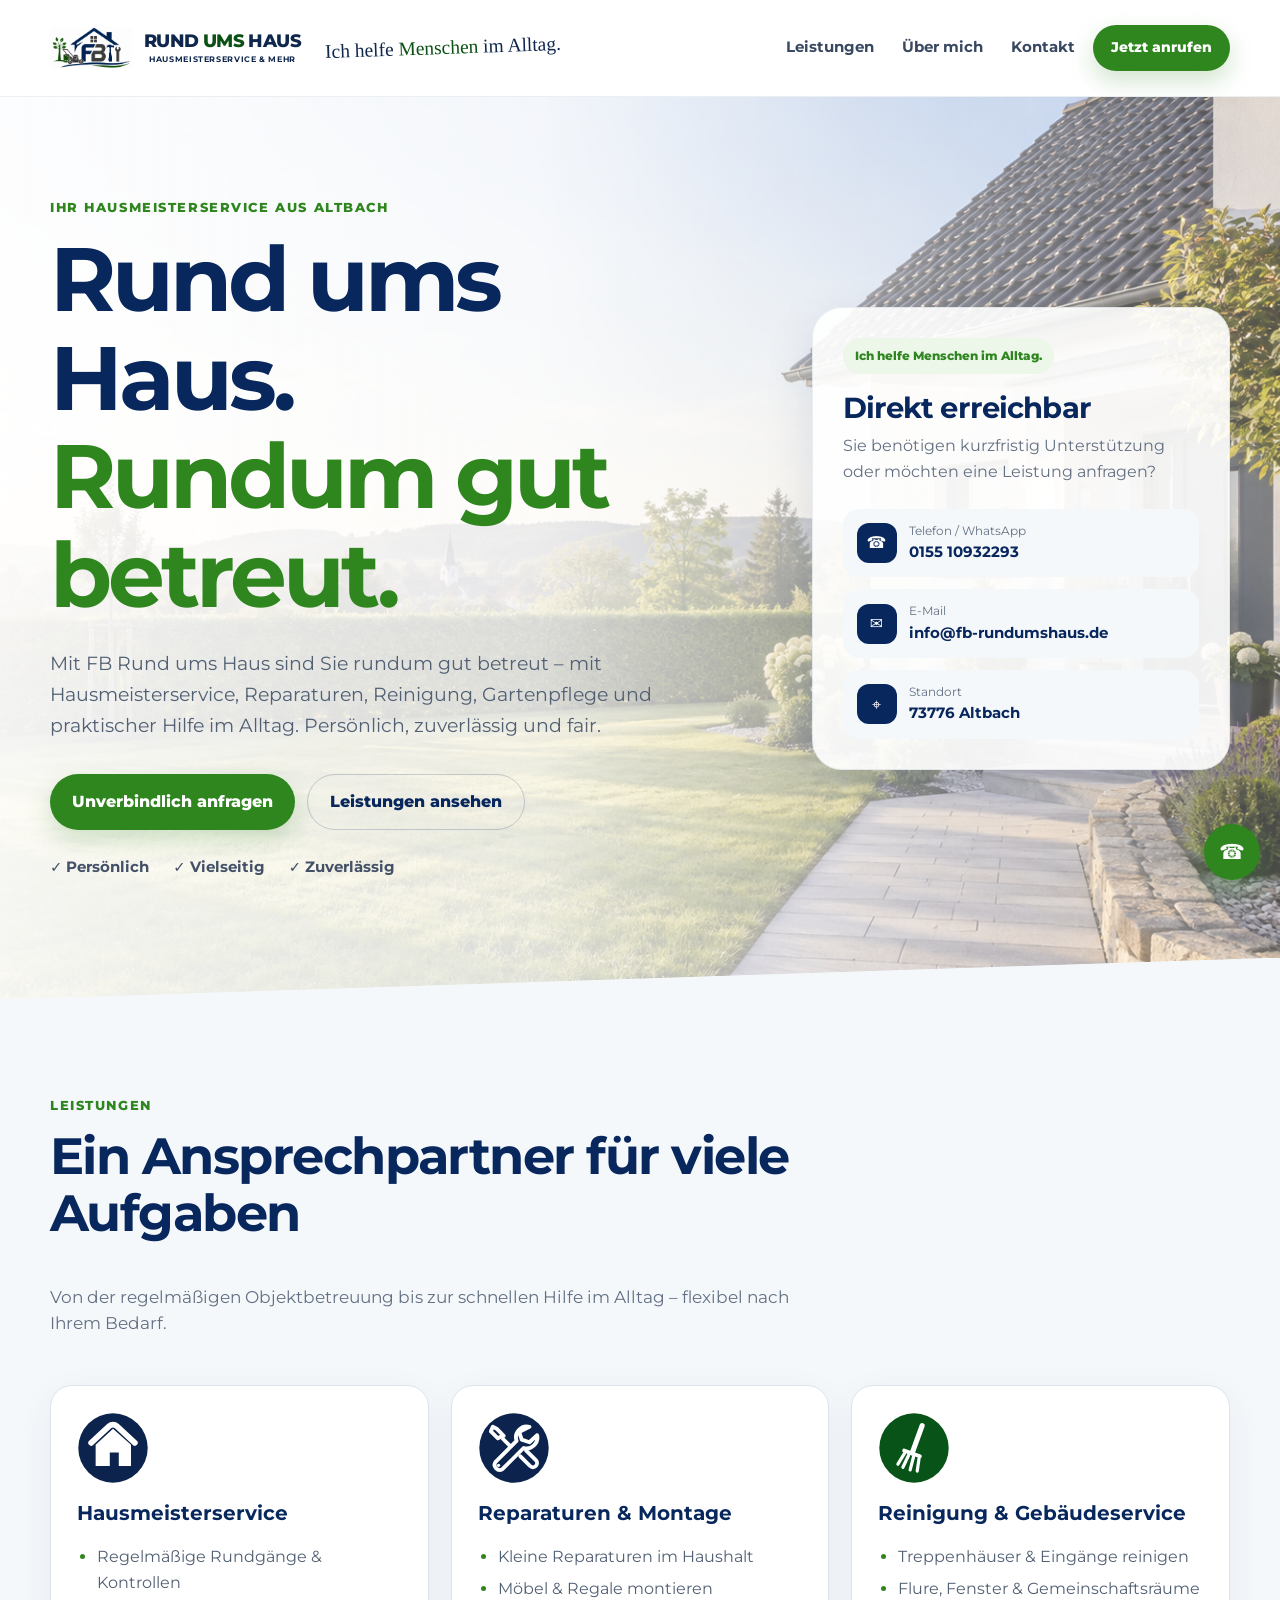
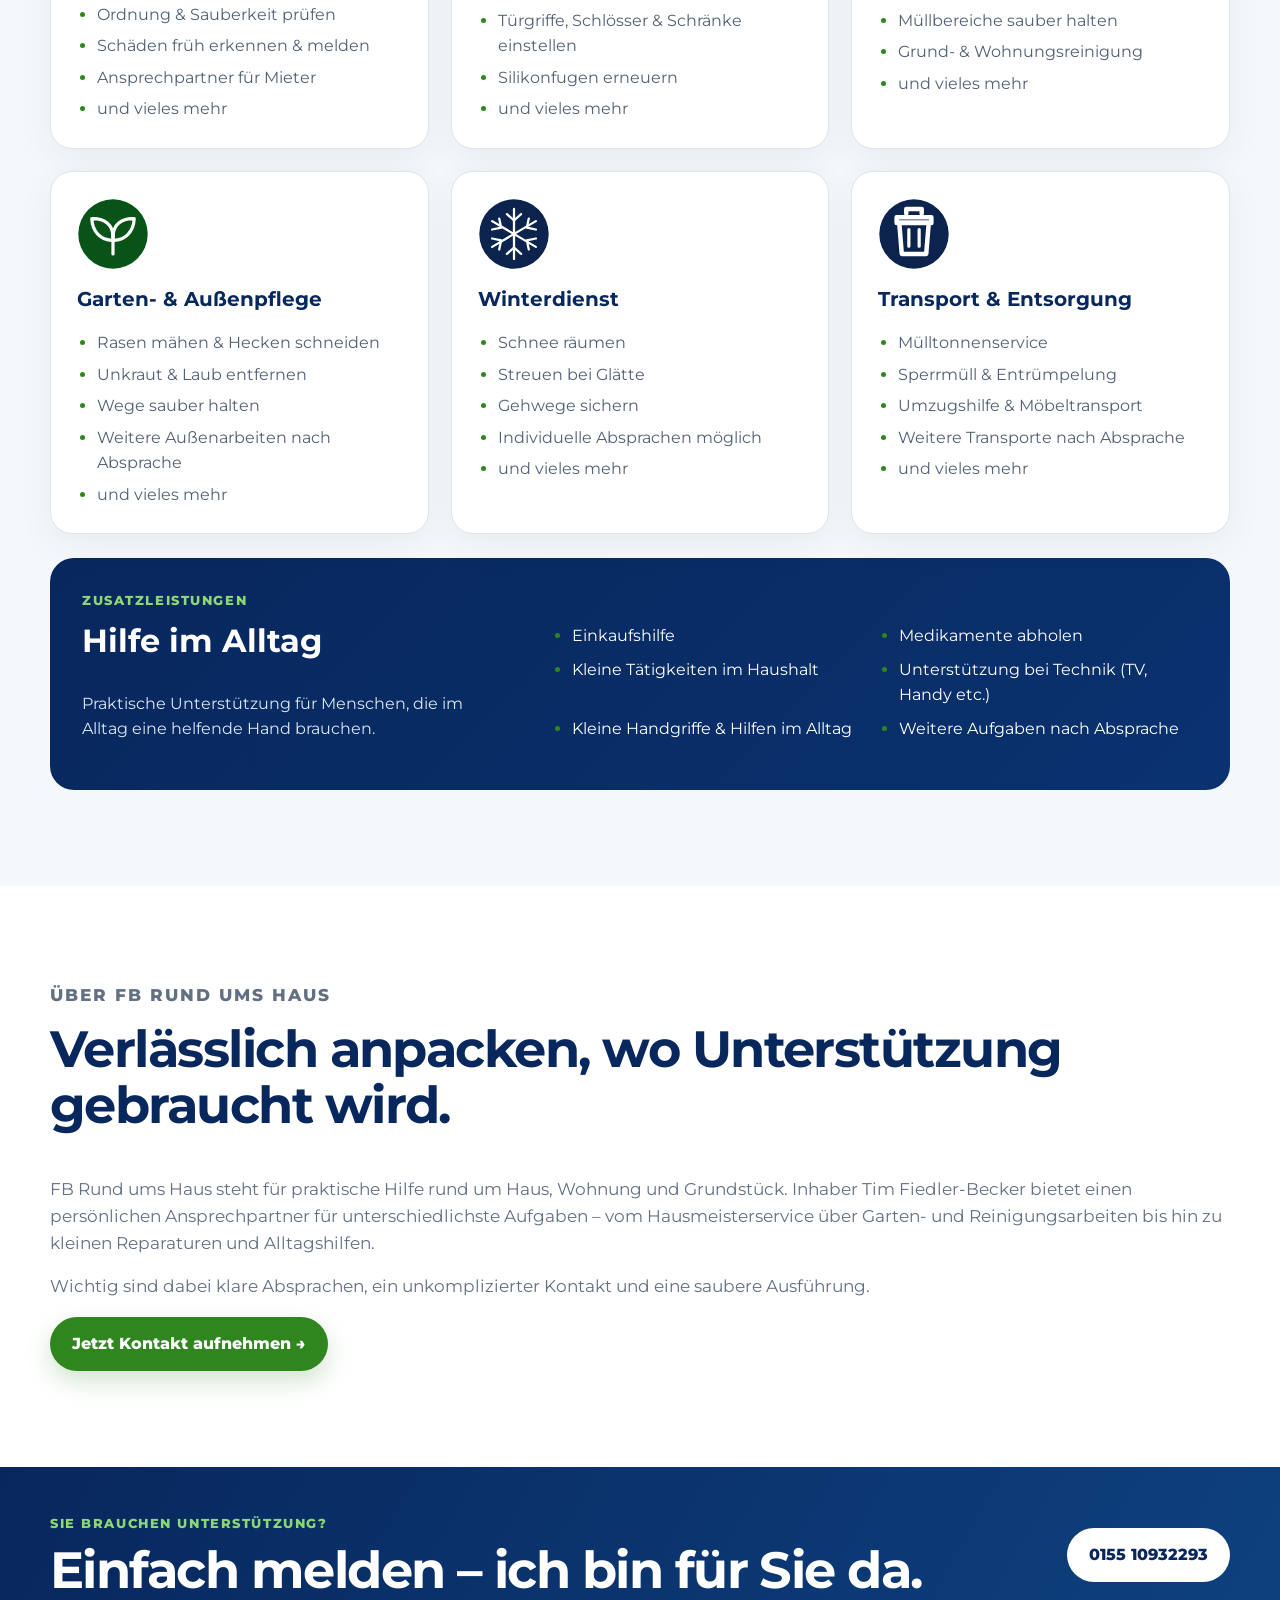
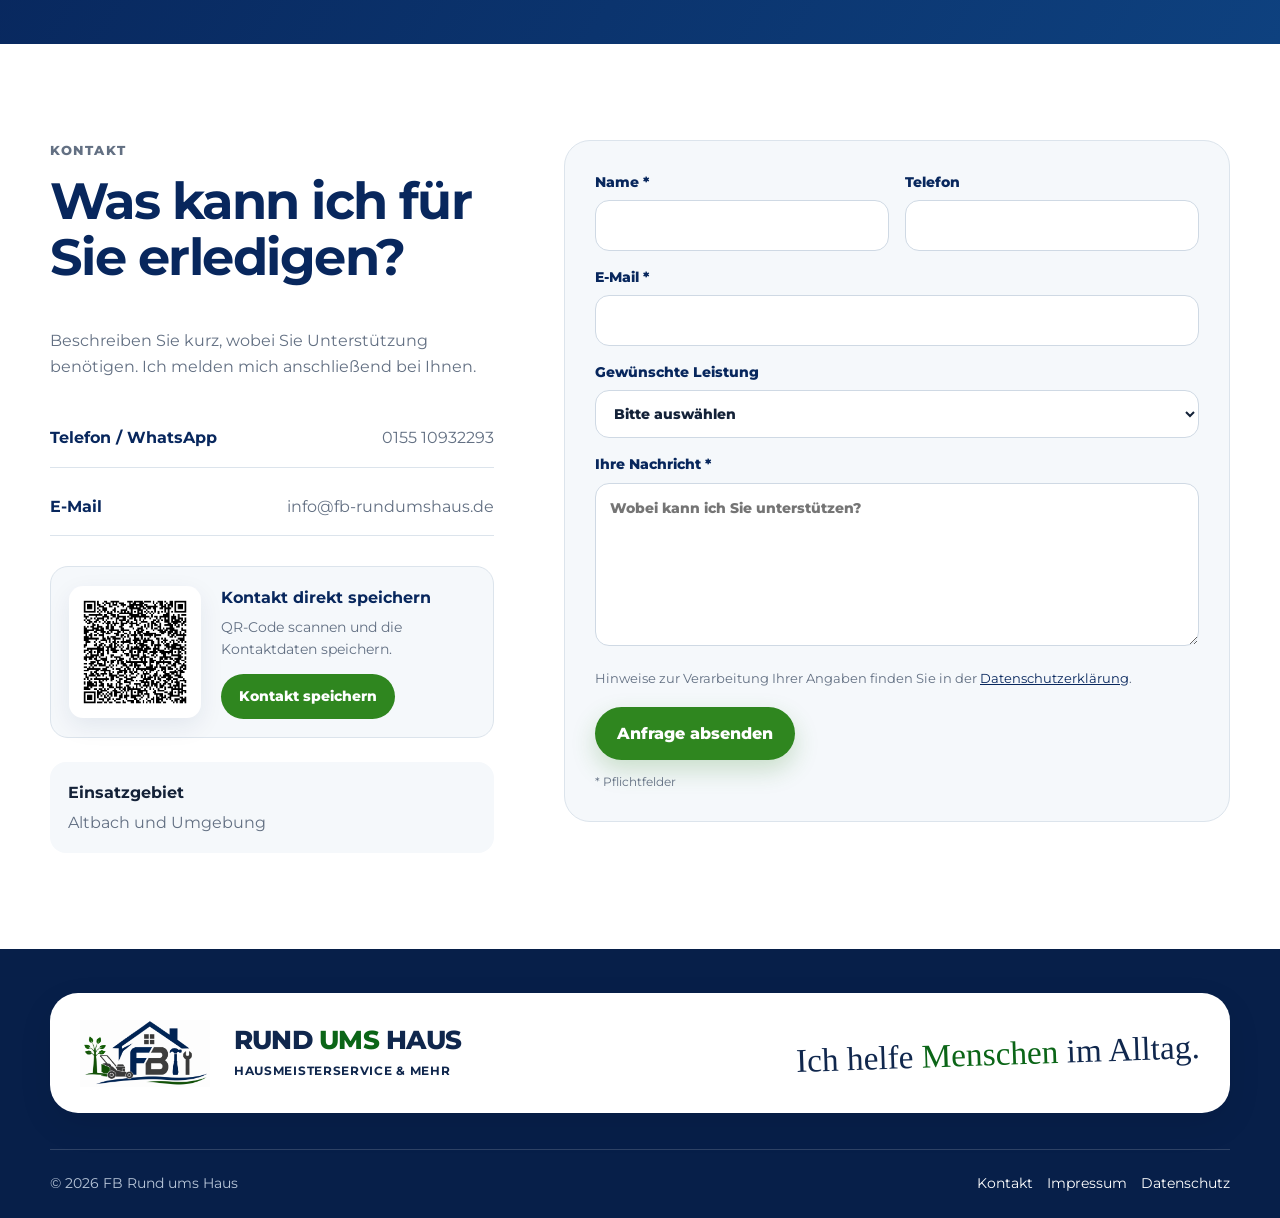
<file: index.html>
<!doctype html>
<html lang="de">
<head>
  <meta charset="utf-8">
  <meta name="viewport" content="width=device-width, initial-scale=1">
  <title>FB Rund ums Haus | Hausmeisterservice & mehr in Altbach</title>
  <meta name="description" content="FB Rund ums Haus in Altbach: Hausmeisterservice, Reparaturen, Reinigung, Gartenpflege und Hilfe im Alltag – persönlich, zuverlässig und fair.">
  <meta name="robots" content="noindex,follow">
  <meta name="theme-color" content="#08275d">
  <link rel="canonical" href="https://fb-rundumshaus.de/">
<meta property="og:type" content="website">
  <meta property="og:locale" content="de_DE">
  <meta property="og:title" content="FB Rund ums Haus | Hausmeisterservice & mehr">
  <meta property="og:description" content="Hausmeisterservice, Reparaturen, Reinigung, Gartenpflege und Hilfe im Alltag in Altbach – persönlich, zuverlässig und fair.">
  <meta property="og:url" content="https://fb-rundumshaus.de/">
  <meta property="og:image" content="https://fb-rundumshaus.de/assets/images/hero-haus-garten.png">
  <meta property="og:image:width" content="1672">
  <meta property="og:image:height" content="941">
  <meta property="og:image:alt" content="FB Rund ums Haus – Hausmeisterservice in Altbach">
  <meta name="twitter:card" content="summary_large_image">
  <meta name="twitter:title" content="FB Rund ums Haus | Hausmeisterservice & mehr">
  <meta name="twitter:description" content="Hausmeisterservice, Reparaturen, Reinigung, Gartenpflege und Hilfe im Alltag in Altbach – persönlich, zuverlässig und fair.">
  <meta name="twitter:image" content="https://fb-rundumshaus.de/assets/images/hero-haus-garten.png">
  <link rel="preconnect" href="https://fonts.googleapis.com">
  <link rel="preconnect" href="https://fonts.gstatic.com" crossorigin>
  <link href="https://fonts.googleapis.com/css2?family=Montserrat:wght@400;500;600;700;800;900&amp;display=swap" rel="stylesheet">

  <link rel="icon" href="/favicon.ico" sizes="any">
  <link rel="icon" type="image/png" href="/assets/images/favicon-32.png" sizes="32x32">
  <link rel="apple-touch-icon" href="/assets/images/apple-touch-icon.png">

  <link rel="stylesheet" href="css/styles.css">
  <style>
    .hero {
      background: linear-gradient(90deg, rgba(255,255,255,.94) 0%, rgba(255,255,255,.84) 42%, rgba(255,255,255,.48) 73%, rgba(255,255,255,.28) 100%), url("assets/images/hero-haus-garten.png") center center / cover no-repeat;
    }
    .hero-glow { display: none; }
    @media (max-width: 760px) {
      .hero { background-image: linear-gradient(rgba(255,255,255,.90), rgba(255,255,255,.78)), url("assets/images/hero-haus-garten.png"); background-position: 62% center; }
    }
    .service-icon { width: 72px; height: 72px; padding: 0; border-radius: 50%; background: transparent; box-shadow: none; overflow: hidden; }
    .service-icon img { display: block; width: 100%; height: 100%; object-fit: contain; }
    .brand { display: inline-flex; align-items: center; gap: 12px; }
    .brand-logo { display: block; width: 82px; height: auto; flex: none; }
    .footer-brand .brand-logo { width: 82px; }
    @media (max-width: 480px) { .brand-logo, .footer-brand .brand-logo { width: 64px; } }
  </style>

  <script type="application/ld+json">
  {
    "@context": "https://schema.org",
    "@type": "LocalBusiness",
    "name": "FB Rund ums Haus",
    "url": "https://fb-rundumshaus.de/",
    "telephone": "+49 155 10932293",
    "email": "info@fb-rundumshaus.de",
    "address": {
      "@type": "PostalAddress",
      "streetAddress": "Hartweg 11",
      "postalCode": "73776",
      "addressLocality": "Altbach",
      "addressCountry": "DE"
    },
    "areaServed": "Altbach und Umgebung"
  }
  </script>
</head>
<body>
  <a class="skip-link" href="#main">Zum Inhalt springen</a>

  <header class="site-header" id="top">
    <div class="container header-inner">
      <a class="brand" href="#start" aria-label="FB Rund ums Haus – Startseite">
        <img class="brand-logo" src="assets/images/fb-logo.png" alt="" width="1046" height="840">
        <span class="brand-copy">
          <strong class="brand-name"><span>RUND</span> <span class="brand-green">UMS</span> <span>HAUS</span></strong>
          <small class="brand-subline">HAUSMEISTERSERVICE &amp; MEHR</small>
        </span>
        <span class="brand-claim">Ich helfe <em>Menschen</em> im Alltag.</span>
      </a>

      <button class="menu-toggle" type="button" aria-expanded="false" aria-controls="main-nav">
        <span></span><span></span><span></span>
        <span class="sr-only">Menü öffnen</span>
      </button>

      <nav id="main-nav" class="main-nav" aria-label="Hauptnavigation">
        <a href="#leistungen">Leistungen</a>
        <a href="#ueber-mich">Über mich</a>
        <a href="#kontakt">Kontakt</a>
      </nav>

      <a class="btn btn-small header-cta" href="tel:+4915510932293">Jetzt anrufen</a>
    </div>
  </header>

  <main id="main">
    <section class="hero" id="start">
      <div class="hero-glow hero-glow-one"></div>
      <div class="hero-glow hero-glow-two"></div>
      <div class="container hero-grid">
        <div class="hero-copy reveal">
          <p class="eyebrow">Ihr Hausmeisterservice aus Altbach</p>
          <h1>Rund ums Haus.<br><span>Rundum gut betreut.</span></h1>
          <p class="hero-text">
            Mit FB Rund ums Haus sind Sie rundum gut betreut – mit Hausmeisterservice, Reparaturen,
            Reinigung, Gartenpflege und praktischer Hilfe im Alltag. Persönlich, zuverlässig und fair.
          </p>
          <div class="hero-actions">
            <a class="btn" href="#kontakt">Unverbindlich anfragen</a>
            <a class="btn btn-ghost" href="#leistungen">Leistungen ansehen</a>
          </div>
          <div class="trust-row" aria-label="Meine Stärken">
            <span>✓ Persönlich</span>
            <span>✓ Vielseitig</span>
            <span>✓ Zuverlässig</span>
          </div>
        </div>

        <aside class="hero-card reveal" aria-label="Schnellkontakt">
          <div class="hero-card-badge">Ich helfe Menschen im Alltag.</div>
          <h2>Direkt erreichbar</h2>
          <p>Sie benötigen kurzfristig Unterstützung oder möchten eine Leistung anfragen?</p>

          <div class="contact-quick">
            <a href="tel:+4915510932293">
              <span class="icon-circle">☎</span>
              <span><small>Telefon / WhatsApp</small><strong>0155 10932293</strong></span>
            </a>
            <a href="mailto:info@fb-rundumshaus.de">
              <span class="icon-circle">✉</span>
              <span><small>E-Mail</small><strong>info@fb-rundumshaus.de</strong></span>
            </a>
            <div>
              <span class="icon-circle">⌖</span>
              <span><small>Standort</small><strong>73776 Altbach</strong></span>
            </div>
          </div>
        </aside>
      </div>
      <div class="wave" aria-hidden="true"></div>
    </section>

    <section class="section section-light" id="leistungen">
      <div class="container">
        <div class="section-head reveal">
          <p class="eyebrow">Leistungen</p>
          <h2>Ein Ansprechpartner für viele Aufgaben</h2>
          <p>Von der regelmäßigen Objektbetreuung bis zur schnellen Hilfe im Alltag – flexibel nach Ihrem Bedarf.</p>
        </div>

        <div class="service-grid">
          <article class="service-card reveal">
			<div class="service-icon"><img src="assets/images/hausmeisterservice.svg" alt="" width="112" height="112" loading="lazy"></div>
            <h3>Hausmeisterservice</h3>
            <ul>
              <li>Regelmäßige Rundgänge & Kontrollen</li>
              <li>Ordnung & Sauberkeit prüfen</li>
              <li>Schäden früh erkennen & melden</li>
              <li>Ansprechpartner für Mieter</li>
              <li>und vieles mehr</li>
            </ul>
          </article>

          <article class="service-card reveal">
            <div class="service-icon"><img src="assets/images/reparaturen-montage.svg" alt="" width="112" height="112" loading="lazy"></div>
            <h3>Reparaturen & Montage</h3>
            <ul>
              <li>Kleine Reparaturen im Haushalt</li>
              <li>Möbel & Regale montieren</li>
              <li>Türgriffe, Schlösser & Schränke einstellen</li>
              <li>Silikonfugen erneuern</li>
              <li>und vieles mehr</li>
            </ul>
          </article>

          <article class="service-card reveal">
            <div class="service-icon"><img src="assets/images/reinigung-gebaeudeservice.svg" alt="" width="112" height="112" loading="lazy"></div>
            <h3>Reinigung & Gebäudeservice</h3>
            <ul>
              <li>Treppenhäuser & Eingänge reinigen</li>
              <li>Flure, Fenster & Gemeinschaftsräume</li>
              <li>Müllbereiche sauber halten</li>
              <li>Grund- & Wohnungsreinigung</li>
              <li>und vieles mehr</li>
            </ul>
          </article>

          <article class="service-card reveal">
            <div class="service-icon"><img src="assets/images/garten-aussenpflege.svg" alt="" width="112" height="112" loading="lazy"></div>
            <h3>Garten- & Außenpflege</h3>
            <ul>
              <li>Rasen mähen & Hecken schneiden</li>
              <li>Unkraut & Laub entfernen</li>
              <li>Wege sauber halten</li>
              <li>Weitere Außenarbeiten nach Absprache</li>
              <li>und vieles mehr</li>
            </ul>
          </article>

          <article class="service-card reveal">
            <div class="service-icon"><img src="assets/images/winterdienst.svg" alt="" width="112" height="112" loading="lazy"></div>
            <h3>Winterdienst</h3>
            <ul>
              <li>Schnee räumen</li>
              <li>Streuen bei Glätte</li>
              <li>Gehwege sichern</li>
              <li>Individuelle Absprachen möglich</li>
              <li>und vieles mehr</li>
            </ul>
          </article>

          <article class="service-card reveal">
            <div class="service-icon"><img src="assets/images/transport-entsorgung.svg" alt="" width="112" height="112" loading="lazy"></div>
            <h3>Transport & Entsorgung</h3>
            <ul>
              <li>Mülltonnenservice</li>
              <li>Sperrmüll & Entrümpelung</li>
              <li>Umzugshilfe & Möbeltransport</li>
              <li>Weitere Transporte nach Absprache</li>
              <li>und vieles mehr</li>
            </ul>
          </article>
        </div>

        <div class="everyday-card reveal">
          <div>
            <p class="eyebrow">Zusatzleistungen</p>
            <h3>Hilfe im Alltag</h3>
            <p>Praktische Unterstützung für Menschen, die im Alltag eine helfende Hand brauchen.</p>
          </div>
          <ul class="everyday-list">
            <li>Einkaufshilfe</li>
            <li>Medikamente abholen</li>
            <li>Kleine Tätigkeiten im Haushalt</li>
            <li>Unterstützung bei Technik (TV, Handy etc.)</li>
            <li>Kleine Handgriffe & Hilfen im Alltag</li>
            <li>Weitere Aufgaben nach Absprache</li>
          </ul>
        </div>
      </div>
    </section>

    <section class="section about" id="ueber-mich">
      <div class="container about-grid about-grid-single">

        <div class="about-copy reveal">
          <p class="eyebrow">Über FB Rund ums Haus</p>
          <h2>Verlässlich anpacken, wo Unterstützung gebraucht wird.</h2>
          <p>
            FB Rund ums Haus steht für praktische Hilfe rund um Haus, Wohnung und Grundstück.
            Inhaber Tim Fiedler-Becker bietet einen persönlichen Ansprechpartner für unterschiedlichste Aufgaben –
            vom Hausmeisterservice über Garten- und Reinigungsarbeiten bis hin zu kleinen Reparaturen und Alltagshilfen.
          </p>
          <p>
            Wichtig sind dabei klare Absprachen, ein unkomplizierter Kontakt und eine saubere Ausführung.
          </p>
          <a class="text-link" href="#kontakt">Jetzt Kontakt aufnehmen →</a>
        </div>
      </div>
    </section>

    <section class="cta-band">
      <div class="container cta-band-inner reveal">
        <div>
          <p class="eyebrow">Sie brauchen Unterstützung?</p>
          <h2>Einfach melden – ich bin für Sie da.</h2>
        </div>
        <a class="btn btn-light" href="tel:+4915510932293">0155 10932293</a>
      </div>
    </section>

    <section class="section contact-section" id="kontakt">
      <div class="container contact-grid">
        <div class="contact-copy reveal">
          <p class="eyebrow">Kontakt</p>
          <h2>Was kann ich für Sie erledigen?</h2>
          <p>
            Beschreiben Sie kurz, wobei Sie Unterstützung benötigen. Ich melden mich anschließend bei Ihnen.
          </p>

          <div class="contact-details">
            <a href="tel:+4915510932293"><strong>Telefon / WhatsApp</strong><span>0155 10932293</span></a>
            <a href="mailto:info@fb-rundumshaus.de"><strong>E-Mail</strong><span>info@fb-rundumshaus.de</span></a>          </div>


          <div class="contact-save-card">
            <div class="contact-save-qr">
              <img
                src="assets/images/qr-kontakt-tim.png"
                alt="QR-Code zum Speichern der Kontaktdaten von Tim Fiedler-Becker"
                width="180"
                height="180"
                loading="lazy"
              >
            </div>

            <div class="contact-save-copy">
              <strong>Kontakt direkt speichern</strong>
              <p>
                QR-Code scannen und die Kontaktdaten speichern.
              </p>
              <a
                class="btn btn-small contact-save-btn"
                href="tim-fiedler-becker.vcf"
                type="text/vcard"
              >
                Kontakt speichern
              </a>
            </div>
          </div>

          <div class="area-note">
            <strong>Einsatzgebiet</strong>
            <p>Altbach und Umgebung</p>
          </div>
        </div>

        <form class="contact-form reveal" name="kontakt" method="POST" data-netlify="true" netlify-honeypot="bot-field" action="/danke.html">
          <input type="hidden" name="form-name" value="kontakt">
          <p class="hidden">
            <label>Nicht ausfüllen: <input name="bot-field"></label>
          </p>

          <div class="field-row">
            <label>
              Name *
              <input type="text" name="name" autocomplete="name" required>
            </label>
            <label>
              Telefon
              <input type="tel" name="telefon" autocomplete="tel">
            </label>
          </div>

          <label>
            E-Mail *
            <input type="email" name="email" autocomplete="email" required>
          </label>

          <label>
            Gewünschte Leistung
            <select name="leistung">
              <option value="">Bitte auswählen</option>
              <option>Hausmeisterservice</option>
              <option>Reparaturen & Montage</option>
              <option>Reinigung & Gebäudeservice</option>
              <option>Garten- & Außenpflege</option>
              <option>Winterdienst</option>
              <option>Transport & Entsorgung</option>
              <option>Hilfe im Alltag</option>
              <option>Sonstiges</option>
            </select>
          </label>

          <label>
            Ihre Nachricht *
            <textarea name="nachricht" rows="6" required placeholder="Wobei kann ich Sie unterstützen?"></textarea>
          </label>
          <p class="privacy-note">
            Hinweise zur Verarbeitung Ihrer Angaben finden Sie in der
            <a href="datenschutz.html">Datenschutzerklärung</a>.
          </p>

<button class="btn" type="submit">Anfrage absenden</button>
          <p class="form-note">* Pflichtfelder</p>
        </form>
      </div>
    </section>
  </main>

  <footer class="site-footer">
    <div class="container">
      <a class="footer-brand-card" href="#top" aria-label="FB Rund ums Haus – zurück zum Seitenanfang">
        <img class="footer-logo" src="assets/images/fb-logo.png" alt="FB Rund ums Haus" width="1046" height="540" loading="lazy">
        <div class="footer-brand-copy">
          <strong class="footer-brand-name">RUND <span>UMS</span> HAUS</strong>
          <small class="footer-brand-subline">HAUSMEISTERSERVICE &amp; MEHR</small>
        </div>
        <div class="footer-claim">Ich helfe <span>Menschen</span> im Alltag.</div>
      </a>

      <div class="footer-bottom">
        <span>© <span id="year"></span> FB Rund ums Haus</span>
        <nav class="footer-links" aria-label="Footer-Navigation">
          <a href="#kontakt">Kontakt</a>
          <a href="impressum.html">Impressum</a>
          <a href="datenschutz.html">Datenschutz</a>
        </nav>
      </div>
    </div>
  </footer>

  <a class="floating-contact" href="tel:+4915510932293" aria-label="FB Rund ums Haus anrufen">☎</a>
  <script src="js/script.js" defer></script>
</body>
</html>
</file>
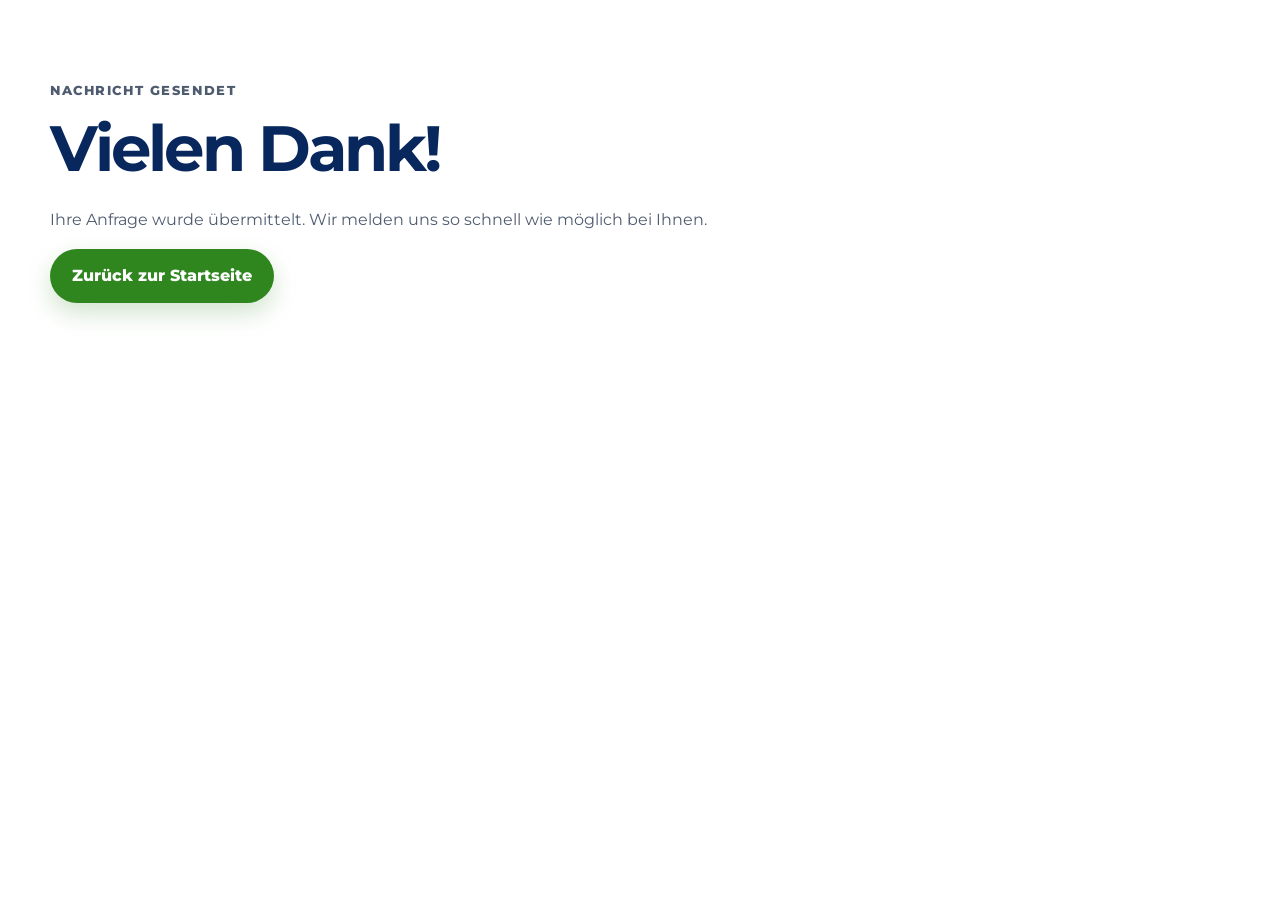
<file: danke.html>
<!doctype html>
<html lang="de">
<head>
  <meta charset="utf-8"><meta name="viewport" content="width=device-width, initial-scale=1">
  <meta name="robots" content="noindex,follow">
  <link rel="icon" href="/favicon.ico" sizes="any">
  <link rel="icon" type="image/png" href="/assets/images/favicon-32.png" sizes="32x32">
  <link rel="apple-touch-icon" href="/assets/images/apple-touch-icon.png">
  <title>Vielen Dank | FB Rund ums Haus</title>
  <link rel="preconnect" href="https://fonts.googleapis.com">
  <link rel="preconnect" href="https://fonts.gstatic.com" crossorigin>
  <link href="https://fonts.googleapis.com/css2?family=Montserrat:wght@400;500;600;700;800;900&amp;display=swap" rel="stylesheet">

  <link rel="stylesheet" href="css/styles.css">
</head>
<body>
  <main class="legal">
    <div class="container">
      <article>
        <p class="eyebrow">Nachricht gesendet</p>
        <h1>Vielen Dank!</h1>
        <p>Ihre Anfrage wurde übermittelt. Wir melden uns so schnell wie möglich bei Ihnen.</p>
        <a class="btn" href="index.html">Zurück zur Startseite</a>
      </article>
    </div>
  </main>
</body>
</html>
</file>
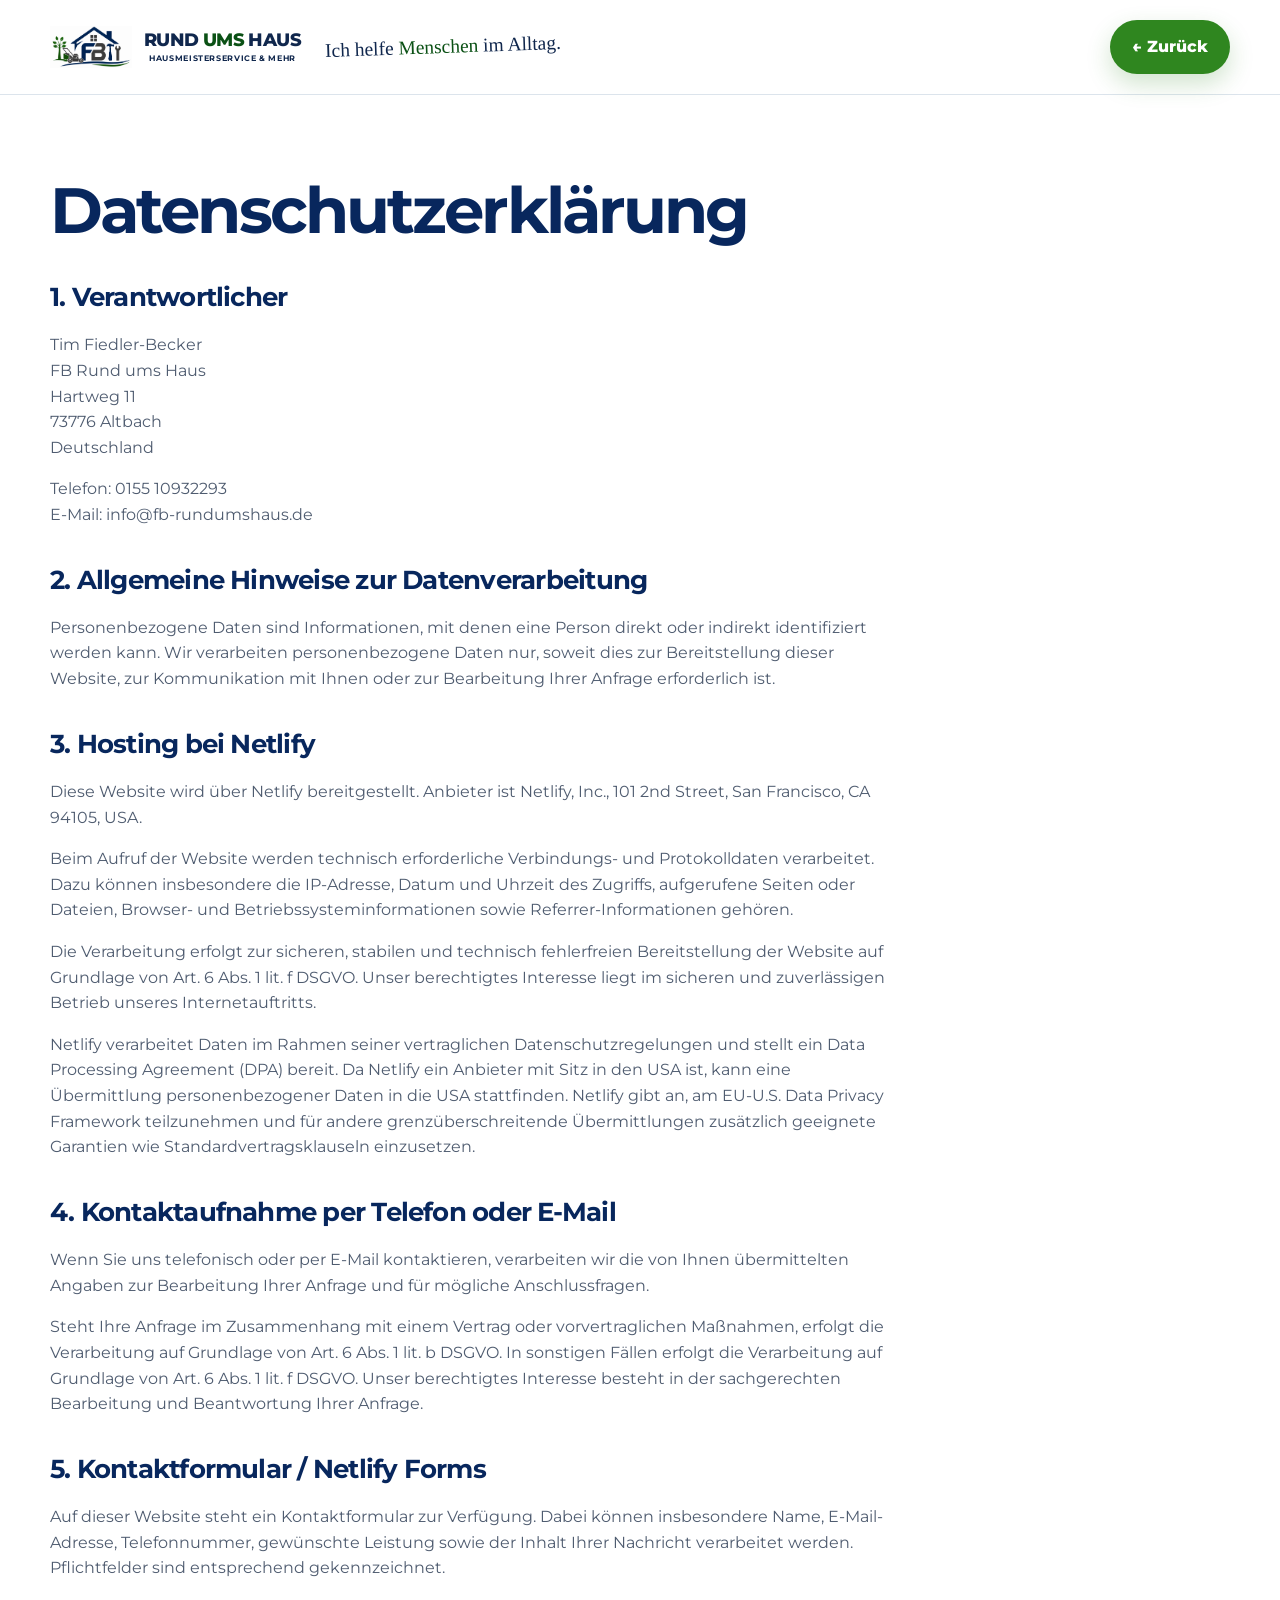
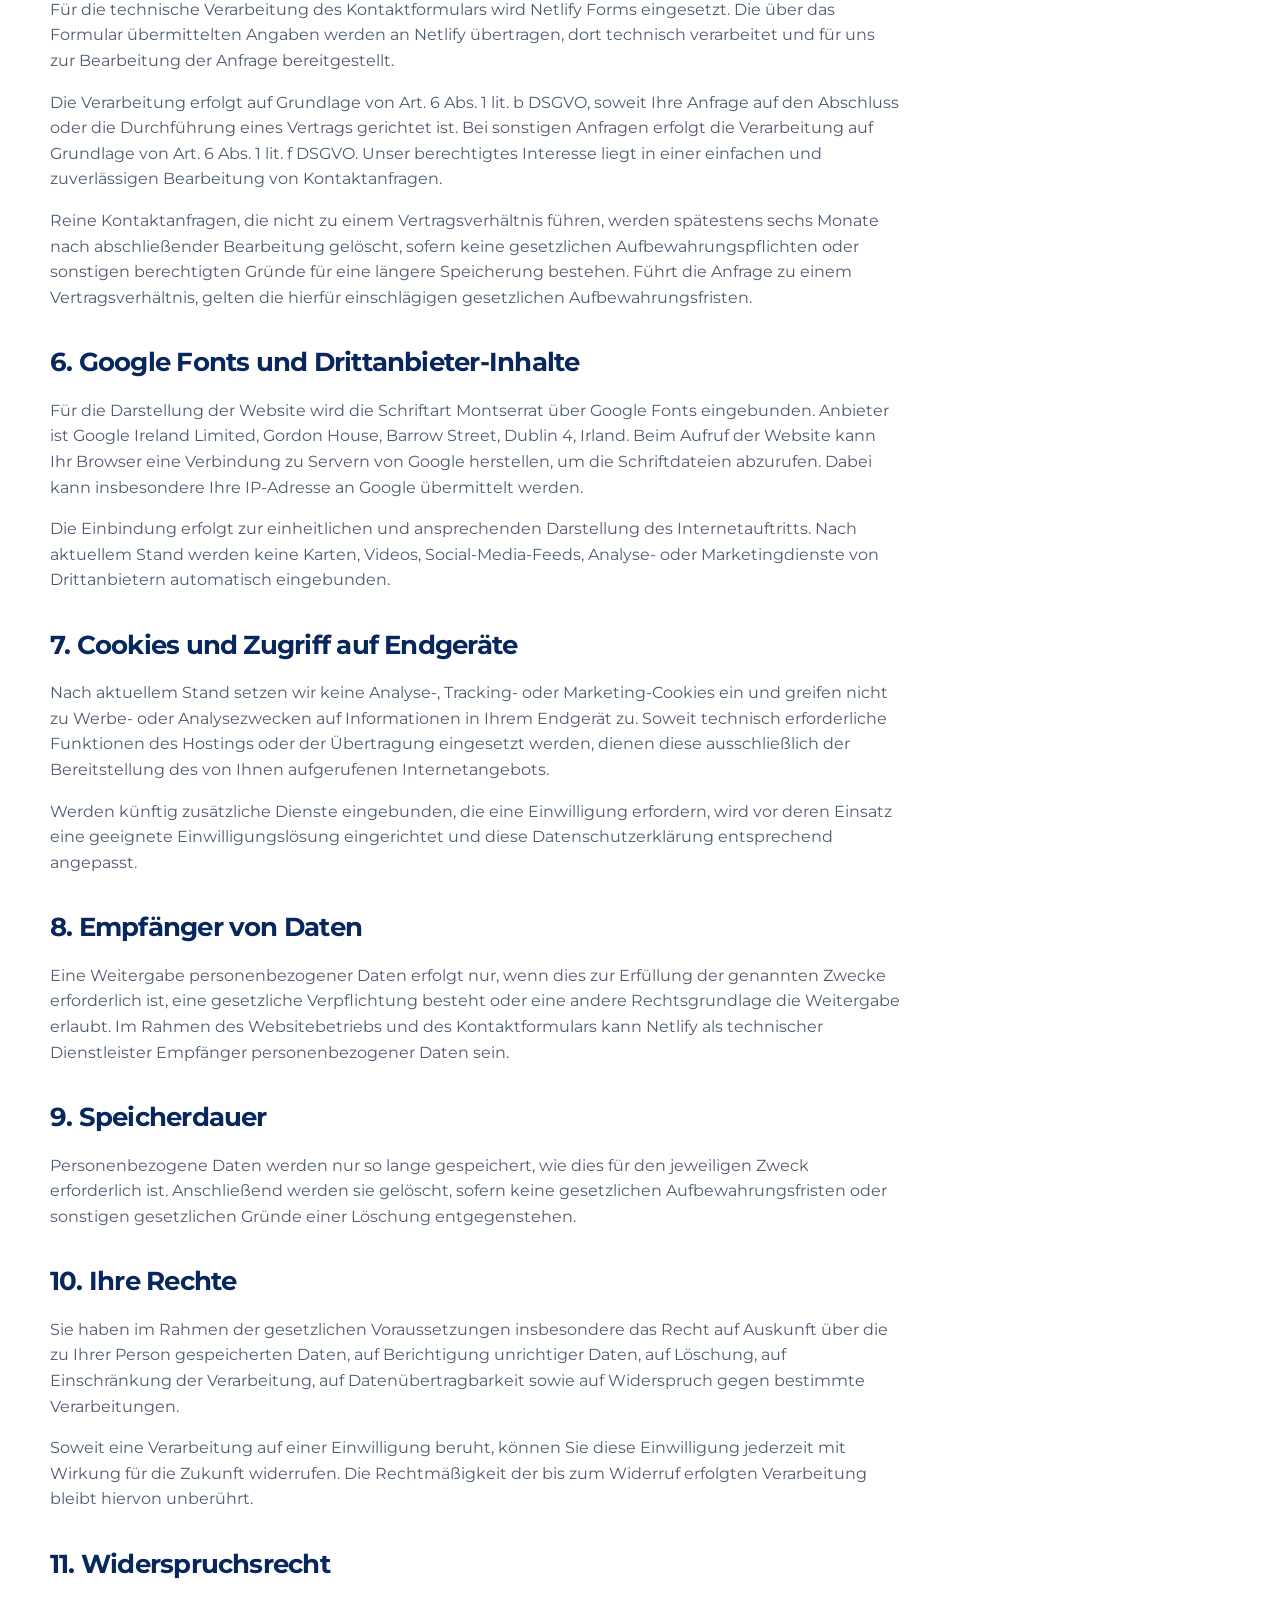
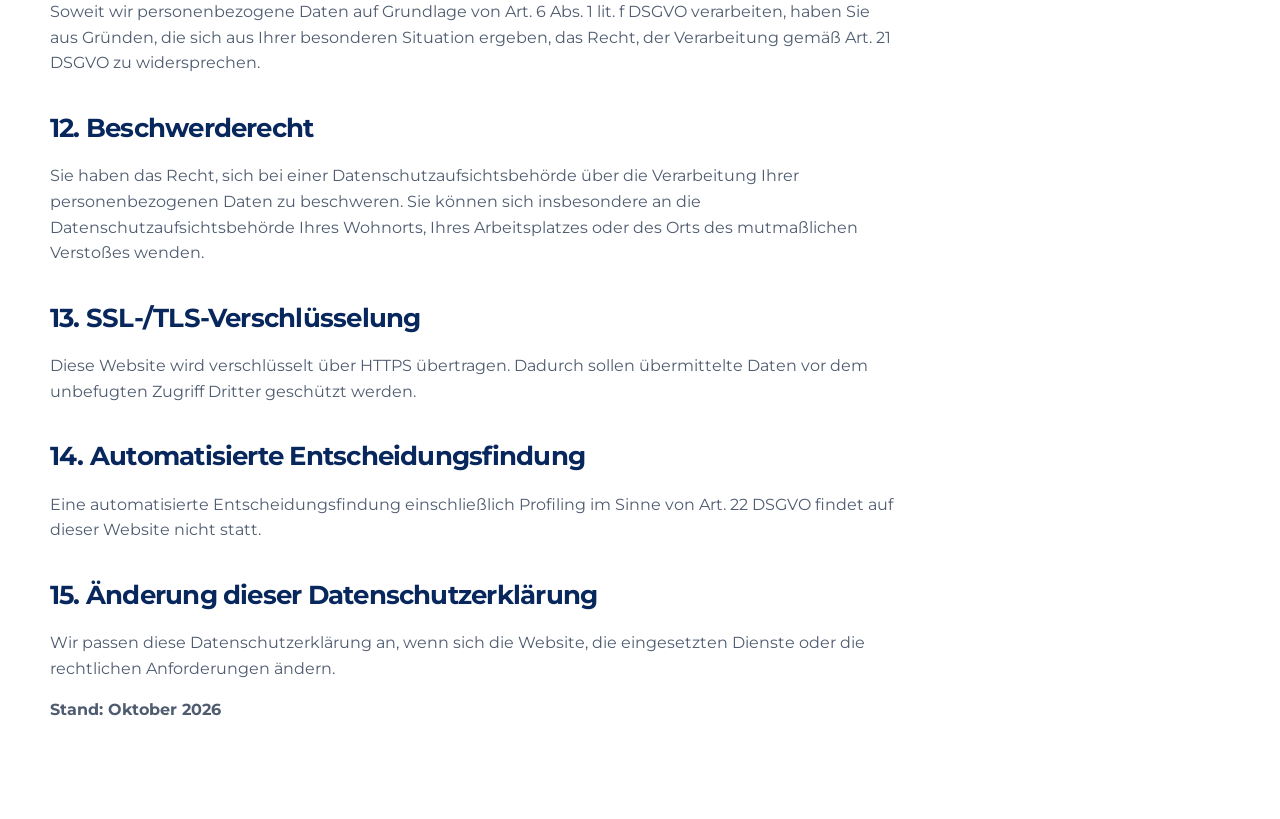
<file: datenschutz.html>
<!doctype html>
<html lang="de">
<head>
  <meta charset="utf-8">
  <meta name="viewport" content="width=device-width, initial-scale=1">
  <title>Datenschutz | FB Rund ums Haus</title>
  <meta name="robots" content="noindex,follow">
  <link rel="canonical" href="https://fb-rundumshaus.de/datenschutz.html">
  <meta name="description" content="Datenschutzerklärung von FB Rund ums Haus in Altbach.">
  <link rel="icon" href="/favicon.ico" sizes="any">
  <link rel="icon" type="image/png" href="/assets/images/favicon-32.png" sizes="32x32">
  <link rel="apple-touch-icon" href="/assets/images/apple-touch-icon.png">
  <link rel="preconnect" href="https://fonts.googleapis.com">
  <link rel="preconnect" href="https://fonts.gstatic.com" crossorigin>
  <link href="https://fonts.googleapis.com/css2?family=Montserrat:wght@400;500;600;700;800;900&amp;display=swap" rel="stylesheet">

  <link rel="stylesheet" href="css/styles.css">
</head>
<body>
  <header class="simple-topbar">
    <div class="container">
      <a class="brand" href="index.html" aria-label="FB Rund ums Haus – Startseite">
        <img class="brand-logo" src="assets/images/fb-logo.png" alt="" width="1046" height="840">
        <span class="brand-copy">
          <strong class="brand-name"><span>RUND</span> <span class="brand-green">UMS</span> <span>HAUS</span></strong>
          <small class="brand-subline">HAUSMEISTERSERVICE &amp; MEHR</small>
        </span>
        <span class="brand-claim">Ich helfe <em>Menschen</em> im Alltag.</span>
      </a>

      <a class="text-link" href="index.html">← Zurück</a>
    </div>
  </header>

  <main class="legal">
    <div class="container">
      <article>
        <h1>Datenschutzerklärung</h1>

        <h2>1. Verantwortlicher</h2>
        <p>
          Tim Fiedler-Becker<br>
          FB Rund ums Haus<br>
          Hartweg 11<br>
          73776 Altbach<br>
          Deutschland
        </p>
        <p>
          Telefon: <a href="tel:+4915510932293">0155 10932293</a><br>
          E-Mail: <a href="mailto:info@fb-rundumshaus.de">info@fb-rundumshaus.de</a>
        </p>

        <h2>2. Allgemeine Hinweise zur Datenverarbeitung</h2>
        <p>
          Personenbezogene Daten sind Informationen, mit denen eine Person direkt oder indirekt identifiziert
          werden kann. Wir verarbeiten personenbezogene Daten nur, soweit dies zur Bereitstellung dieser Website,
          zur Kommunikation mit Ihnen oder zur Bearbeitung Ihrer Anfrage erforderlich ist.
        </p>

        <h2>3. Hosting bei Netlify</h2>
        <p>
          Diese Website wird über Netlify bereitgestellt. Anbieter ist Netlify, Inc.,
          101 2nd Street, San Francisco, CA 94105, USA.
        </p>
        <p>
          Beim Aufruf der Website werden technisch erforderliche Verbindungs- und Protokolldaten verarbeitet.
          Dazu können insbesondere die IP-Adresse, Datum und Uhrzeit des Zugriffs, aufgerufene Seiten oder Dateien,
          Browser- und Betriebssysteminformationen sowie Referrer-Informationen gehören.
        </p>
        <p>
          Die Verarbeitung erfolgt zur sicheren, stabilen und technisch fehlerfreien Bereitstellung der Website
          auf Grundlage von Art. 6 Abs. 1 lit. f DSGVO. Unser berechtigtes Interesse liegt im sicheren und
          zuverlässigen Betrieb unseres Internetauftritts.
        </p>
        <p>
          Netlify verarbeitet Daten im Rahmen seiner vertraglichen Datenschutzregelungen und stellt ein
          Data Processing Agreement (DPA) bereit. Da Netlify ein Anbieter mit Sitz in den USA ist, kann eine
          Übermittlung personenbezogener Daten in die USA stattfinden. Netlify gibt an, am EU-U.S. Data Privacy
          Framework teilzunehmen und für andere grenzüberschreitende Übermittlungen zusätzlich geeignete
          Garantien wie Standardvertragsklauseln einzusetzen.
        </p>

        <h2>4. Kontaktaufnahme per Telefon oder E-Mail</h2>
        <p>
          Wenn Sie uns telefonisch oder per E-Mail kontaktieren, verarbeiten wir die von Ihnen übermittelten
          Angaben zur Bearbeitung Ihrer Anfrage und für mögliche Anschlussfragen.
        </p>
        <p>
          Steht Ihre Anfrage im Zusammenhang mit einem Vertrag oder vorvertraglichen Maßnahmen, erfolgt die
          Verarbeitung auf Grundlage von Art. 6 Abs. 1 lit. b DSGVO. In sonstigen Fällen erfolgt die Verarbeitung
          auf Grundlage von Art. 6 Abs. 1 lit. f DSGVO. Unser berechtigtes Interesse besteht in der sachgerechten
          Bearbeitung und Beantwortung Ihrer Anfrage.
        </p>

        <h2>5. Kontaktformular / Netlify Forms</h2>
        <p>
          Auf dieser Website steht ein Kontaktformular zur Verfügung. Dabei können insbesondere Name,
          E-Mail-Adresse, Telefonnummer, gewünschte Leistung sowie der Inhalt Ihrer Nachricht verarbeitet werden.
          Pflichtfelder sind entsprechend gekennzeichnet.
        </p>
        <p>
          Für die technische Verarbeitung des Kontaktformulars wird Netlify Forms eingesetzt. Die über das
          Formular übermittelten Angaben werden an Netlify übertragen, dort technisch verarbeitet und für uns
          zur Bearbeitung der Anfrage bereitgestellt.
        </p>
        <p>
          Die Verarbeitung erfolgt auf Grundlage von Art. 6 Abs. 1 lit. b DSGVO, soweit Ihre Anfrage auf den
          Abschluss oder die Durchführung eines Vertrags gerichtet ist. Bei sonstigen Anfragen erfolgt die
          Verarbeitung auf Grundlage von Art. 6 Abs. 1 lit. f DSGVO. Unser berechtigtes Interesse liegt in einer
          einfachen und zuverlässigen Bearbeitung von Kontaktanfragen.
        </p>
        <p>
          Reine Kontaktanfragen, die nicht zu einem Vertragsverhältnis führen, werden spätestens sechs Monate
          nach abschließender Bearbeitung gelöscht, sofern keine gesetzlichen Aufbewahrungspflichten oder sonstigen
          berechtigten Gründe für eine längere Speicherung bestehen. Führt die Anfrage zu einem Vertragsverhältnis,
          gelten die hierfür einschlägigen gesetzlichen Aufbewahrungsfristen.
        </p>

        <h2>6. Google Fonts und Drittanbieter-Inhalte</h2>
        <p>
          Für die Darstellung der Website wird die Schriftart Montserrat über Google Fonts eingebunden.
          Anbieter ist Google Ireland Limited, Gordon House, Barrow Street, Dublin 4, Irland. Beim Aufruf
          der Website kann Ihr Browser eine Verbindung zu Servern von Google herstellen, um die Schriftdateien
          abzurufen. Dabei kann insbesondere Ihre IP-Adresse an Google übermittelt werden.
        </p>
        <p>
          Die Einbindung erfolgt zur einheitlichen und ansprechenden Darstellung des Internetauftritts.
          Nach aktuellem Stand werden keine Karten, Videos, Social-Media-Feeds, Analyse- oder Marketingdienste
          von Drittanbietern automatisch eingebunden.
        </p>

        <h2>7. Cookies und Zugriff auf Endgeräte</h2>
        <p>
          Nach aktuellem Stand setzen wir keine Analyse-, Tracking- oder Marketing-Cookies ein und greifen nicht
          zu Werbe- oder Analysezwecken auf Informationen in Ihrem Endgerät zu. Soweit technisch erforderliche
          Funktionen des Hostings oder der Übertragung eingesetzt werden, dienen diese ausschließlich der
          Bereitstellung des von Ihnen aufgerufenen Internetangebots.
        </p>
        <p>
          Werden künftig zusätzliche Dienste eingebunden, die eine Einwilligung erfordern, wird vor deren Einsatz
          eine geeignete Einwilligungslösung eingerichtet und diese Datenschutzerklärung entsprechend angepasst.
        </p>

        <h2>8. Empfänger von Daten</h2>
        <p>
          Eine Weitergabe personenbezogener Daten erfolgt nur, wenn dies zur Erfüllung der genannten Zwecke
          erforderlich ist, eine gesetzliche Verpflichtung besteht oder eine andere Rechtsgrundlage die Weitergabe
          erlaubt. Im Rahmen des Websitebetriebs und des Kontaktformulars kann Netlify als technischer Dienstleister
          Empfänger personenbezogener Daten sein.
        </p>

        <h2>9. Speicherdauer</h2>
        <p>
          Personenbezogene Daten werden nur so lange gespeichert, wie dies für den jeweiligen Zweck erforderlich ist.
          Anschließend werden sie gelöscht, sofern keine gesetzlichen Aufbewahrungsfristen oder sonstigen gesetzlichen
          Gründe einer Löschung entgegenstehen.
        </p>

        <h2>10. Ihre Rechte</h2>
        <p>
          Sie haben im Rahmen der gesetzlichen Voraussetzungen insbesondere das Recht auf Auskunft über die zu Ihrer
          Person gespeicherten Daten, auf Berichtigung unrichtiger Daten, auf Löschung, auf Einschränkung der
          Verarbeitung, auf Datenübertragbarkeit sowie auf Widerspruch gegen bestimmte Verarbeitungen.
        </p>
        <p>
          Soweit eine Verarbeitung auf einer Einwilligung beruht, können Sie diese Einwilligung jederzeit mit Wirkung
          für die Zukunft widerrufen. Die Rechtmäßigkeit der bis zum Widerruf erfolgten Verarbeitung bleibt hiervon
          unberührt.
        </p>

        <h2>11. Widerspruchsrecht</h2>
        <p>
          Soweit wir personenbezogene Daten auf Grundlage von Art. 6 Abs. 1 lit. f DSGVO verarbeiten, haben Sie aus
          Gründen, die sich aus Ihrer besonderen Situation ergeben, das Recht, der Verarbeitung gemäß Art. 21 DSGVO
          zu widersprechen.
        </p>

        <h2>12. Beschwerderecht</h2>
        <p>
          Sie haben das Recht, sich bei einer Datenschutzaufsichtsbehörde über die Verarbeitung Ihrer
          personenbezogenen Daten zu beschweren. Sie können sich insbesondere an die Datenschutzaufsichtsbehörde
          Ihres Wohnorts, Ihres Arbeitsplatzes oder des Orts des mutmaßlichen Verstoßes wenden.
        </p>

        <h2>13. SSL-/TLS-Verschlüsselung</h2>
        <p>
          Diese Website wird verschlüsselt über HTTPS übertragen. Dadurch sollen übermittelte Daten vor dem
          unbefugten Zugriff Dritter geschützt werden.
        </p>

        <h2>14. Automatisierte Entscheidungsfindung</h2>
        <p>
          Eine automatisierte Entscheidungsfindung einschließlich Profiling im Sinne von Art. 22 DSGVO findet
          auf dieser Website nicht statt.
        </p>

        <h2>15. Änderung dieser Datenschutzerklärung</h2>
        <p>
          Wir passen diese Datenschutzerklärung an, wenn sich die Website, die eingesetzten Dienste oder die
          rechtlichen Anforderungen ändern.
        </p>

        <p><strong>Stand: Oktober 2026</strong></p>
      </article>
    </div>
  </main>
</body>
</html>
</file>
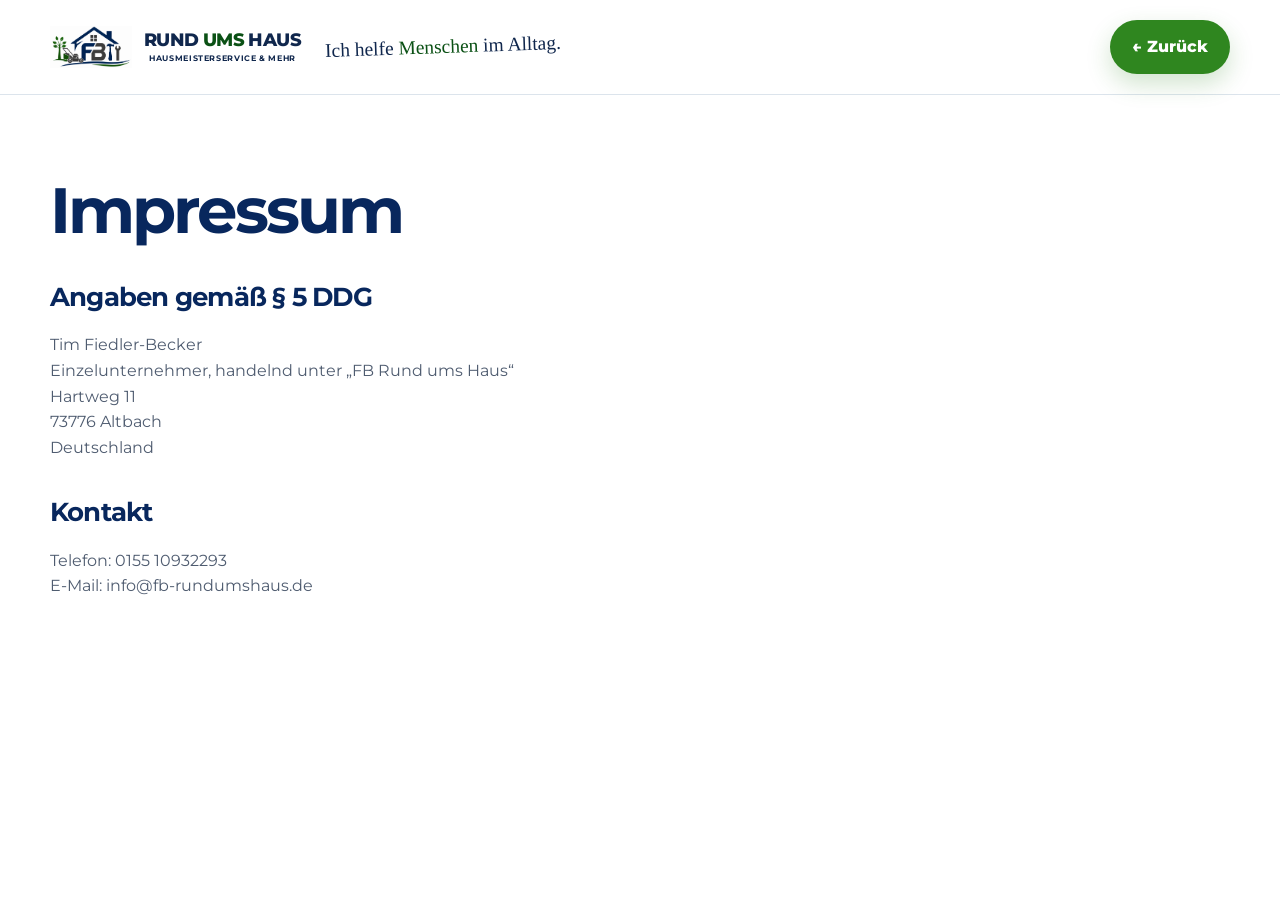
<file: impressum.html>
<!doctype html>
<html lang="de">
<head>
  <meta charset="utf-8">
  <meta name="viewport" content="width=device-width, initial-scale=1">
  <title>Impressum | FB Rund ums Haus</title>
  <meta name="robots" content="noindex,follow">
  <link rel="canonical" href="https://fb-rundumshaus.de/impressum.html">
  <meta name="description" content="Impressum von FB Rund ums Haus, Tim Fiedler-Becker in Altbach.">
  <link rel="icon" href="/favicon.ico" sizes="any">
  <link rel="icon" type="image/png" href="/assets/images/favicon-32.png" sizes="32x32">
  <link rel="apple-touch-icon" href="/assets/images/apple-touch-icon.png">
  <link rel="preconnect" href="https://fonts.googleapis.com">
  <link rel="preconnect" href="https://fonts.gstatic.com" crossorigin>
  <link href="https://fonts.googleapis.com/css2?family=Montserrat:wght@400;500;600;700;800;900&amp;display=swap" rel="stylesheet">

  <link rel="stylesheet" href="css/styles.css">
</head>
<body>
  <header class="simple-topbar">
    <div class="container">
      <a class="brand" href="index.html" aria-label="FB Rund ums Haus – Startseite">
        <img class="brand-logo" src="assets/images/fb-logo.png" alt="" width="1046" height="840">
        <span class="brand-copy">
          <strong class="brand-name"><span>RUND</span> <span class="brand-green">UMS</span> <span>HAUS</span></strong>
          <small class="brand-subline">HAUSMEISTERSERVICE &amp; MEHR</small>
        </span>
        <span class="brand-claim">Ich helfe <em>Menschen</em> im Alltag.</span>
      </a>

      <a class="text-link" href="index.html">← Zurück</a>
    </div>
  </header>

  <main class="legal">
    <div class="container">
      <article>
        <h1>Impressum</h1>

        <h2>Angaben gemäß § 5 DDG</h2>
        <p>
          Tim Fiedler-Becker<br>
          Einzelunternehmer, handelnd unter „FB Rund ums Haus“<br>
          Hartweg 11<br>
          73776 Altbach<br>
          Deutschland
        </p>

        <h2>Kontakt</h2>
        <p>
          Telefon: <a href="tel:+4915510932293">0155 10932293</a><br>
          E-Mail: <a href="mailto:info@fb-rundumshaus.de">info@fb-rundumshaus.de</a>
        </p>

        <!--
          Vor endgültigem Livegang bitte noch prüfen:
          1) Besitzt Tim inzwischen eine Umsatzsteuer-Identifikationsnummer oder Wirtschafts-Identifikationsnummer?
             Falls ja, muss die vorhandene Nummer nach § 5 DDG hier ergänzt werden.
          2) Gibt es einen Handelsregister- oder sonstigen eintragungspflichtigen Registereintrag?
             Falls ja, Register und Registernummer ergänzen.
          3) Gehört der Betrieb einer Kammer an / ist eine berufsrechtliche Pflichtangabe einschlägig?
             Falls ja, die erforderlichen Angaben ergänzen.
          4) Verbraucherstreitbeilegung: Bei mehr als 10 Beschäftigten am 31.12. des Vorjahres
             oder bei einer gesetzlichen/freiwilligen Teilnahmeverpflichtung den VSBG-Hinweis ergänzen.
        -->
      </article>
    </div>
  </main>
</body>
</html>
</file>
<file: css/styles.css>
:root{
  --navy:#08275d;
  --navy-2:#0d356f;
  --green:#2f861f;
  --green-2:#64a844;
  --ink:#142238;
  --muted:#637083;
  --line:#dce4ec;
  --soft:#f5f8fb;
  --white:#ffffff;
  --shadow:0 18px 50px rgba(8,39,93,.12);
  --radius:24px;
  --container:1180px;
}

*{box-sizing:border-box}
html{scroll-behavior:smooth}
body{
  margin:0;
  font-family:"Montserrat",ui-sans-serif,system-ui,-apple-system,BlinkMacSystemFont,"Segoe UI",sans-serif;
  color:var(--ink);
  background:#fff;
  line-height:1.6;
}
img{max-width:100%;display:block}
a{color:inherit;text-decoration:none}
button,input,textarea,select{font:inherit}
.container{width:min(calc(100% - 40px),var(--container));margin-inline:auto}
.section{padding:96px 0}
.section-light{background:var(--soft)}
.eyebrow{
  margin:0 0 12px;
  color:var(--green);
  font-size:.82rem;
  font-weight:800;
  letter-spacing:.12em;
  text-transform:uppercase;
}
h1,h2,h3{margin-top:0;line-height:1.1;color:var(--navy)}
h1{font-size:clamp(2.7rem,7vw,5.8rem);letter-spacing:-.045em;margin-bottom:24px}
h1 span{color:var(--green)}
h2{font-size:clamp(2rem,4vw,3.4rem);letter-spacing:-.03em}
h3{font-size:1.25rem}
p{margin-top:0}
.sr-only{
  position:absolute!important;width:1px!important;height:1px!important;padding:0!important;margin:-1px!important;
  overflow:hidden!important;clip:rect(0,0,0,0)!important;white-space:nowrap!important;border:0!important
}
.skip-link{position:absolute;left:-9999px}
.skip-link:focus{left:16px;top:16px;background:#fff;padding:10px 14px;z-index:9999;border-radius:8px}

.site-header{
  position:sticky;top:0;z-index:1000;
  background:rgba(255,255,255,.94);
  backdrop-filter:blur(16px);
  border-bottom:1px solid rgba(8,39,93,.08)
}
.header-inner{height:82px;display:flex;align-items:center;gap:26px}
.brand{display:flex;align-items:center;gap:12px;min-width:max-content}
.brand-mark{
  width:44px;height:44px;border-radius:14px;background:linear-gradient(145deg,var(--navy),var(--navy-2));
  color:#fff;display:grid;place-items:center;box-shadow:0 8px 24px rgba(8,39,93,.2)
}
.brand-mark svg{width:28px;height:28px}
.brand strong{display:block;color:var(--navy);font-size:1rem}
.brand small{display:block;color:var(--green);font-size:.72rem;font-weight:700}
.main-nav{margin-left:auto;display:flex;gap:28px;align-items:center}
.main-nav a{font-size:.93rem;font-weight:700;color:#394861}
.main-nav a:hover{color:var(--green)}
.menu-toggle{display:none;border:0;background:none;padding:8px}
.menu-toggle span:not(.sr-only){display:block;width:25px;height:2px;background:var(--navy);margin:5px 0}

.btn{
  display:inline-flex;align-items:center;justify-content:center;gap:8px;
  background:var(--green);color:#fff;border:0;border-radius:999px;padding:14px 22px;
  font-weight:800;box-shadow:0 10px 25px rgba(47,134,31,.22);transition:.2s ease;
}
.btn:hover{transform:translateY(-2px);background:#26731a}
.btn-small{padding:11px 18px;font-size:.9rem}
.btn-ghost{background:transparent;color:var(--navy);border:1px solid rgba(8,39,93,.2);box-shadow:none}
.btn-ghost:hover{background:#fff;color:var(--navy)}
.btn-light{background:#fff;color:var(--navy);box-shadow:none}
.btn-light:hover{color:aliceblue}
.text-link { display:inline-flex;align-items:left;justify-content:center;gap:8px;
  background:var(--green);color:#fff;border:0;border-radius:999px;padding:14px 22px;
  font-weight:800;box-shadow:0 10px 25px rgba(47,134,31,.22);transition:.2s ease;
}
.text-link:hover {
  transform: translateY(-2px);
  background: #26731a;
}
.hero{
  position:relative;overflow:hidden;
  background:linear-gradient(135deg,#f8fbff 0%,#fff 45%,#eef7eb 100%);
  padding:100px 0 120px
}
.hero-grid{display:grid;grid-template-columns:1.25fr .75fr;gap:64px;align-items:center;position:relative;z-index:2}
.hero-text{font-size:1.2rem;color:#526074;max-width:740px}
.hero-actions{display:flex;gap:12px;flex-wrap:wrap;margin:34px 0 26px}
.trust-row{display:flex;flex-wrap:wrap;gap:14px 24px;color:#435067;font-weight:700;font-size:.92rem}
.hero-card{
  background:rgba(255,255,255,.9);border:1px solid rgba(8,39,93,.08);border-radius:30px;padding:30px;
  box-shadow:var(--shadow)
}
.hero-card-badge{display:inline-block;background:#ecf6e9;color:var(--green);padding:8px 12px;border-radius:999px;font-size:.78rem;font-weight:800;margin-bottom:18px}
.hero-card h2{font-size:1.8rem;margin-bottom:10px}
.hero-card p{color:var(--muted)}
.contact-quick{display:grid;gap:12px;margin-top:24px}
.contact-quick a,.contact-quick>div{
  display:flex;align-items:center;gap:12px;padding:13px 14px;background:var(--soft);border-radius:16px
}
.contact-quick small{display:block;color:var(--muted);font-size:.72rem}
.contact-quick strong{display:block;color:var(--navy);font-size:.95rem}
.icon-circle{width:40px;height:40px;border-radius:12px;background:var(--navy);color:#fff;display:grid;place-items:center}
.hero-glow{position:absolute;border-radius:50%;filter:blur(2px);opacity:.35}
.hero-glow-one{width:500px;height:500px;background:#d9ead3;right:-180px;top:-160px}
.hero-glow-two{width:360px;height:360px;background:#dbe5f2;left:-180px;bottom:-180px}
.wave{position:absolute;left:0;right:0;bottom:-1px;height:42px;background:linear-gradient(to bottom right,transparent 49%,var(--soft) 50%)}

.section-head{max-width:760px;margin-bottom:48px}
.section-head p:last-child{color:var(--muted);font-size:1.05rem}
.service-grid{display:grid;grid-template-columns:repeat(3,1fr);gap:22px}
.service-card{
  background:#fff;border:1px solid var(--line);border-radius:22px;padding:26px;box-shadow:0 10px 35px rgba(16,41,75,.06);
  transition:.2s ease
}
.service-card:hover{transform:translateY(-4px);box-shadow:var(--shadow)}
.service-icon{width:52px;height:52px;border-radius:16px;background:linear-gradient(145deg,var(--navy),var(--navy-2));color:#fff;display:grid;place-items:center;font-size:1.4rem;margin-bottom:18px}
.service-card ul,.everyday-list{padding-left:20px;margin-bottom:0;color:#526074}
.service-card li+li{margin-top:6px}
.service-card li::marker,.everyday-list li::marker{color:var(--green)}
.everyday-card{
  margin-top:24px;border-radius:24px;padding:32px;background:linear-gradient(135deg,var(--navy),#0a326f);color:#fff;
  display:grid;grid-template-columns:.8fr 1.2fr;gap:40px;align-items:center
}
.everyday-card h3{color:#fff;font-size:2rem}
.everyday-card p{color:#dbe7f6}
.everyday-card .eyebrow{color:#8dd775}
.everyday-list{display:grid;grid-template-columns:1fr 1fr;gap:8px 28px;color:#fff}

.about{background:#fff}
.about-grid{display:grid;grid-template-columns:1fr 1fr;gap:76px;align-items:center}
.about-visual{display:grid;grid-template-columns:1fr 1fr;gap:14px}
.about-panel{min-height:180px;border-radius:24px;padding:24px;background:var(--soft);display:flex;flex-direction:column;justify-content:space-between}
.about-panel.accent{background:linear-gradient(145deg,#edf6e9,#e4f1df)}
.about-number{font-size:.8rem;color:var(--green);font-weight:900;letter-spacing:.1em}
.about-panel p{font-size:1.35rem;font-weight:800;color:var(--navy);margin:0}
.about-copy p{color:var(--muted);font-size:1.05rem}

.benefit-grid{display:grid;grid-template-columns:repeat(4,1fr);gap:18px}
.benefit{background:#fff;border:1px solid var(--line);border-radius:20px;padding:24px}
.benefit>span{display:inline-grid;place-items:center;width:40px;height:40px;border-radius:12px;background:#eef6eb;color:var(--green);font-weight:900;margin-bottom:18px}
.benefit p{color:var(--muted);margin-bottom:0}
.benefit em{font-size:.85rem}

.cta-band{background:linear-gradient(120deg,var(--navy),#0e417f);padding:46px 0}
.cta-band-inner{display:flex;align-items:center;justify-content:space-between;gap:28px}
.cta-band h2{color:#fff;margin:0}
.cta-band .eyebrow{color:#89d875;margin-bottom:8px}

.contact-section{background:#fff}
.contact-grid{display:grid;grid-template-columns:.8fr 1.2fr;gap:70px;align-items:start}
.contact-copy>p{color:var(--muted)}
.contact-details{display:grid;gap:10px;margin:30px 0}
.contact-details a,.contact-details>div{display:flex;justify-content:space-between;gap:20px;padding:16px 0;border-bottom:1px solid var(--line)}
.contact-details strong{color:var(--navy)}
.contact-details span{color:var(--muted);text-align:right}

.contact-save-card{
  display:grid;
  grid-template-columns:132px minmax(0,1fr);
  align-items:center;
  gap:20px;
  margin:24px 0;
  padding:18px;
  border:1px solid var(--line);
  border-radius:18px;
  background:var(--soft);
}

.contact-save-qr{
  display:grid;
  place-items:center;
  padding:8px;
  background:#fff;
  border-radius:14px;
  box-shadow:0 8px 24px rgba(8,39,93,.08);
}

.contact-save-qr img{
  width:116px;
  height:116px;
  display:block;
}

.contact-save-copy{
  min-width:0;
}

.contact-save-copy > strong{
  display:block;
  margin-bottom:6px;
  color:var(--navy);
  font-size:1rem;
}

.contact-save-copy p{
  margin:0 0 14px;
  color:var(--muted);
  font-size:.9rem;
  line-height:1.5;
}

.contact-save-btn{
  width:auto;
  box-shadow:none;
}

@media (max-width:480px){
  .contact-save-card{
    grid-template-columns:1fr;
    text-align:center;
  }

  .contact-save-qr{
    width:max-content;
    margin-inline:auto;
  }

  .contact-save-btn{
    width:100%;
  }
}

.area-note{padding:18px;border-radius:16px;background:var(--soft)}
.area-note p{margin:4px 0 0;color:var(--muted)}
.contact-form{background:var(--soft);border:1px solid var(--line);padding:30px;border-radius:26px}
.field-row{display:grid;grid-template-columns:1fr 1fr;gap:16px}
.contact-form label{display:block;font-size:.88rem;font-weight:800;color:var(--navy);margin-bottom:15px}
.contact-form input,.contact-form select,.contact-form textarea{
  width:100%;margin-top:7px;border:1px solid #cfd9e4;border-radius:14px;background:#fff;padding:13px 14px;color:var(--ink);outline:none
}
.contact-form input:focus,.contact-form select:focus,.contact-form textarea:focus{border-color:var(--green);box-shadow:0 0 0 3px rgba(47,134,31,.1)}
.check{display:flex!important;gap:10px;align-items:flex-start;font-weight:500!important;color:var(--muted)!important}
.check input{width:auto;margin:4px 0 0}
.check a{text-decoration:underline;color:var(--navy)}
.form-note{font-size:.75rem;color:var(--muted);margin:12px 0 0}
.privacy-note{font-size:.82rem;color:var(--muted);margin:6px 0 18px}
.privacy-note a{text-decoration:underline;color:var(--navy)}
.hidden{display:none!important}

.floating-contact{
  position:fixed;right:20px;bottom:20px;z-index:900;width:56px;height:56px;border-radius:50%;
  display:grid;place-items:center;background:var(--green);color:#fff;font-size:1.3rem;box-shadow:0 12px 30px rgba(47,134,31,.35)
}

.reveal{opacity:0;transform:translateY(18px);transition:.6s ease}
.reveal.is-visible{opacity:1;transform:none}

.legal{padding:80px 0}
.legal article{max-width:850px}
.legal h1{font-size:clamp(2.3rem,5vw,4rem)}
.legal h2{margin-top:38px;font-size:1.6rem}
.legal p,.legal li{color:#4f5c70}
.notice{background:#fff4d8;border:1px solid #f0d48a;border-radius:14px;padding:14px 16px;margin:20px 0}
.simple-topbar{padding:20px 0;border-bottom:1px solid var(--line)}
.simple-topbar .container{display:flex;justify-content:space-between;align-items:center}

@media (max-width:980px){
  .main-nav{position:absolute;left:20px;right:20px;top:82px;background:#fff;border:1px solid var(--line);box-shadow:var(--shadow);border-radius:18px;padding:16px;display:none;flex-direction:column;align-items:stretch;gap:4px}
  .main-nav.is-open{display:flex}
  .main-nav a{padding:10px 8px}
  .menu-toggle{display:block;margin-left:auto}
  .header-cta{display:none}
  .hero-grid,.about-grid,.contact-grid{grid-template-columns:1fr}
  .hero-grid{gap:40px}
  .service-grid{grid-template-columns:repeat(2,1fr)}
  .benefit-grid{grid-template-columns:repeat(2,1fr)}
  .about-grid{gap:46px}
}

@media (max-width:680px){
  .container{width:min(calc(100% - 28px),var(--container))}
  .section{padding:72px 0}
  .header-inner{height:72px}
  .brand strong{font-size:.92rem}
  .brand small{font-size:.66rem}
  .brand-mark{width:40px;height:40px}
  .hero{padding:76px 0 96px}
  .hero-actions{display:grid}
  .btn{width:100%}
  .trust-row{font-size:.82rem}
  .service-grid,.benefit-grid,.everyday-card,.everyday-list,.field-row,.footer-grid{grid-template-columns:1fr}
  .everyday-card{gap:20px}
  .about-panel{min-height:150px}
  .cta-band-inner{align-items:stretch;flex-direction:column}
  .contact-details a,.contact-details>div{flex-direction:column;gap:3px}
  .contact-details span{text-align:left}
  .footer-bottom{flex-direction:column}
}

/* Header brand based on the flyer; both families are Google Fonts. */
.site-header .header-inner { min-height: 96px; height: auto; gap: 18px; }
.site-header .brand { display: flex; align-items: center; gap: 12px; min-width: 0; flex-shrink: 0; }
.site-header .brand-logo { width: 82px; height: auto; }
.site-header .brand-copy { display: flex; flex-direction: column; align-items: center; min-width: 0; line-height: 1; white-space: nowrap; }
.site-header .brand-name { display: block; font-family: "Montserrat", ui-sans-serif, system-ui, -apple-system, BlinkMacSystemFont, "Segoe UI", sans-serif; font-size: clamp(1.04rem, 1.38vw, 1.38rem); font-weight: 800; letter-spacing: -.035em; line-height: 1.1; color: #10274d; }
.site-header .brand-green { color: #0b5115; }
.site-header .brand-subline { display: block; margin-top: 5px; font-family: "Montserrat", ui-sans-serif, system-ui, -apple-system, BlinkMacSystemFont, "Segoe UI", sans-serif; font-size: clamp(.48rem, .65vw, .66rem); font-weight: 700; letter-spacing: .075em; line-height: 1.2; color: #10274d; }
.site-header .brand-claim { margin-left: 12px; font-family: "Segoe Print", "Bradley Hand", "Comic Sans MS", cursive; font-size: clamp(1.08rem, 1.52vw, 1.55rem); font-weight: 500; line-height: 1; white-space: nowrap; color: #10274d; transform: rotate(-2deg); }
.site-header .brand-claim em { font-style: normal; color: #0b5115; }
@media (max-width: 1240px) {
  .site-header .header-inner { gap: 14px; }
  .site-header .brand { gap: 8px; }
  .site-header .brand-claim { margin-left: 5px; font-size: 1.14rem; }
  .main-nav { gap: 16px; }
}
@media (max-width: 1080px) {
  .site-header .brand-claim { margin-left: 2px; font-size: 1.08rem; }
}
@media (max-width: 760px) {
  .site-header .header-inner { min-height: 76px; height: auto; }
  .site-header .brand { display: grid; grid-template-columns: 56px auto; column-gap: 8px; row-gap: 0; }
  .site-header .brand-logo { width: 56px; grid-row: 1 / span 2; }
  .site-header .brand-claim { grid-column: 2; margin: 0; font-size: .98rem; transform: none; }
  .site-header .brand-name { font-size: clamp(.85rem, 3.15vw, 1.15rem); }
  .site-header .brand-subline { font-size: clamp(.40rem, 1.65vw, .56rem); letter-spacing: .04em; }
}


/* ========================================
   FINALER FOOTER
======================================== */
.site-footer{
  background:#071f49;
  color:#dce7f5;
  padding:44px 0 24px;
}
.footer-brand-card{
  width: 100%;
  min-height:120px;
  margin:0 auto 36px;
  padding:20px 30px;
  display:grid;
  grid-template-columns:130px auto 1fr;
  align-items:center;
  gap:24px;
  background:#fff;
  border-radius:28px;
  text-decoration:none;
  box-shadow:0 12px 35px rgba(0,0,0,.08);
}
.footer-logo{
  width:130px;
  height:auto;
  display:block;
  object-fit:contain;
}
.footer-brand-copy{
  display:flex;
  flex-direction:column;
  justify-content:center;
  white-space:nowrap;
}
.footer-brand-name{
  font-family:"Montserrat",ui-sans-serif,system-ui,-apple-system,BlinkMacSystemFont,"Segoe UI",sans-serif;
  font-size:clamp(1.45rem,2vw,2rem);
  font-weight:800;
  line-height:1.05;
  letter-spacing:-.03em;
  color:#10274d;
}
.footer-brand-name span{color:#0b6517}
.footer-brand-subline{
  margin-top:8px;
  font-family:"Montserrat",ui-sans-serif,system-ui,-apple-system,BlinkMacSystemFont,"Segoe UI",sans-serif;
  font-size:clamp(.65rem,.9vw,.85rem);
  font-weight:700;
  letter-spacing:.06em;
  color:#10274d;
}
.footer-claim{
  justify-self:end;
  font-family:"Segoe Print","Bradley Hand","Comic Sans MS",cursive;
  font-size:clamp(1.55rem,2.6vw,2.4rem);
  font-weight:500;
  line-height:1;
  color:#10274d;
  white-space:nowrap;
  transform:rotate(-2deg);
}
.footer-claim span{color:#0b6517}
.site-footer .footer-bottom{
  margin:0;
  padding-top:22px;
  border-top:1px solid rgba(255,255,255,.16);
  display:flex;
  align-items:center;
  justify-content:space-between;
  gap:24px;
  font-size:.86rem;
  color:#b7c5d8;
}
.footer-links{
  display:flex;
  align-items:center;
  gap:14px;
}
.footer-links a{
  color:#fff;
  text-decoration:none;
  transition:color .2s ease;
}
.footer-links a:hover{color:#8ed26f}

@media (max-width:900px){
  .footer-brand-card{grid-template-columns:100px 1fr}
  .footer-logo{width:100px}
  .footer-claim{
    grid-column:1 / -1;
    justify-self:center;
    margin-top:4px;
    white-space:normal;
    text-align:center;
    transform:none;
  }
}
@media (max-width:600px){
  .site-footer{padding:30px 0 20px}
  .footer-brand-card{
    width:100%;
    padding:20px;
    grid-template-columns:75px 1fr;
    gap:14px;
    border-radius:22px;
  }
  .footer-logo{width:75px}
  .footer-brand-name{font-size:clamp(1rem,5vw,1.4rem)}
  .footer-brand-subline{font-size:clamp(.48rem,2.5vw,.65rem)}
  .footer-claim{grid-column:1 / -1;font-size:1.55rem}
  .site-footer .footer-bottom{
    flex-direction:column;
    align-items:flex-start;
    gap:14px;
  }
  .footer-links{flex-wrap:wrap;gap:10px 16px}
}

/* Über-mich-Bereich über die komplette Breite */
#ueber-mich .about-grid.about-grid-single {
  display: block !important;
}

#ueber-mich .about-copy {
  width: 100% !important;
  max-width: none !important;
}

#ueber-mich .about-copy > * {
  width: 100%;
  max-width: none !important;
}
#ueber-mich .about-copy {
  text-align: left;
}

#ueber-mich .text-link {
  width: auto !important;
  display: inline-flex !important;
  margin-right: auto;
}

/* Legal pages: same visual brand as homepage, without external font services */
.simple-topbar .brand{
  display:inline-flex;
  align-items:center;
  gap:12px;
  min-width:0;
}
.simple-topbar .brand-logo{
  display:block;
  width:82px;
  height:auto;
  flex:none;
}
.simple-topbar .brand-copy{
  display:flex;
  flex-direction:column;
  align-items:center;
  min-width:0;
  line-height:1;
  white-space:nowrap;
}
.simple-topbar .brand-name{
  display:block;
  font-family:"Montserrat",ui-sans-serif,system-ui,-apple-system,BlinkMacSystemFont,"Segoe UI",sans-serif;
  font-size:clamp(1.04rem,1.38vw,1.38rem);
  font-weight:800;
  letter-spacing:-.035em;
  line-height:1.1;
  color:#10274d;
}
.simple-topbar .brand-green{color:#0b5115}
.simple-topbar .brand-subline{
  display:block;
  margin-top:5px;
  font-family:"Montserrat",ui-sans-serif,system-ui,-apple-system,BlinkMacSystemFont,"Segoe UI",sans-serif;
  font-size:clamp(.48rem,.65vw,.66rem);
  font-weight:700;
  letter-spacing:.075em;
  line-height:1.2;
  color:#10274d;
}
.simple-topbar .brand-claim{
  margin-left:12px;
  font-family:"Segoe Print","Bradley Hand","Comic Sans MS",cursive;
  font-size:clamp(1.08rem,1.52vw,1.55rem);
  font-weight:500;
  line-height:1;
  white-space:nowrap;
  color:#10274d;
  transform:rotate(-2deg);
}
.simple-topbar .brand-claim em{
  font-style:normal;
  color:#0b5115;
}
@media (max-width:760px){
  .simple-topbar .brand{
    display:grid;
    grid-template-columns:56px auto;
    column-gap:8px;
    row-gap:0;
  }
  .simple-topbar .brand-logo{
    width:56px;
    grid-row:1 / span 2;
  }
  .simple-topbar .brand-name{
    font-size:clamp(.85rem,3.15vw,1.15rem);
  }
  .simple-topbar .brand-subline{
    font-size:clamp(.40rem,1.65vw,.56rem);
    letter-spacing:.04em;
  }
  .simple-topbar .brand-claim{
    grid-column:2;
    margin:0;
    font-size:.98rem;
    transform:none;
  }
}
</file>
